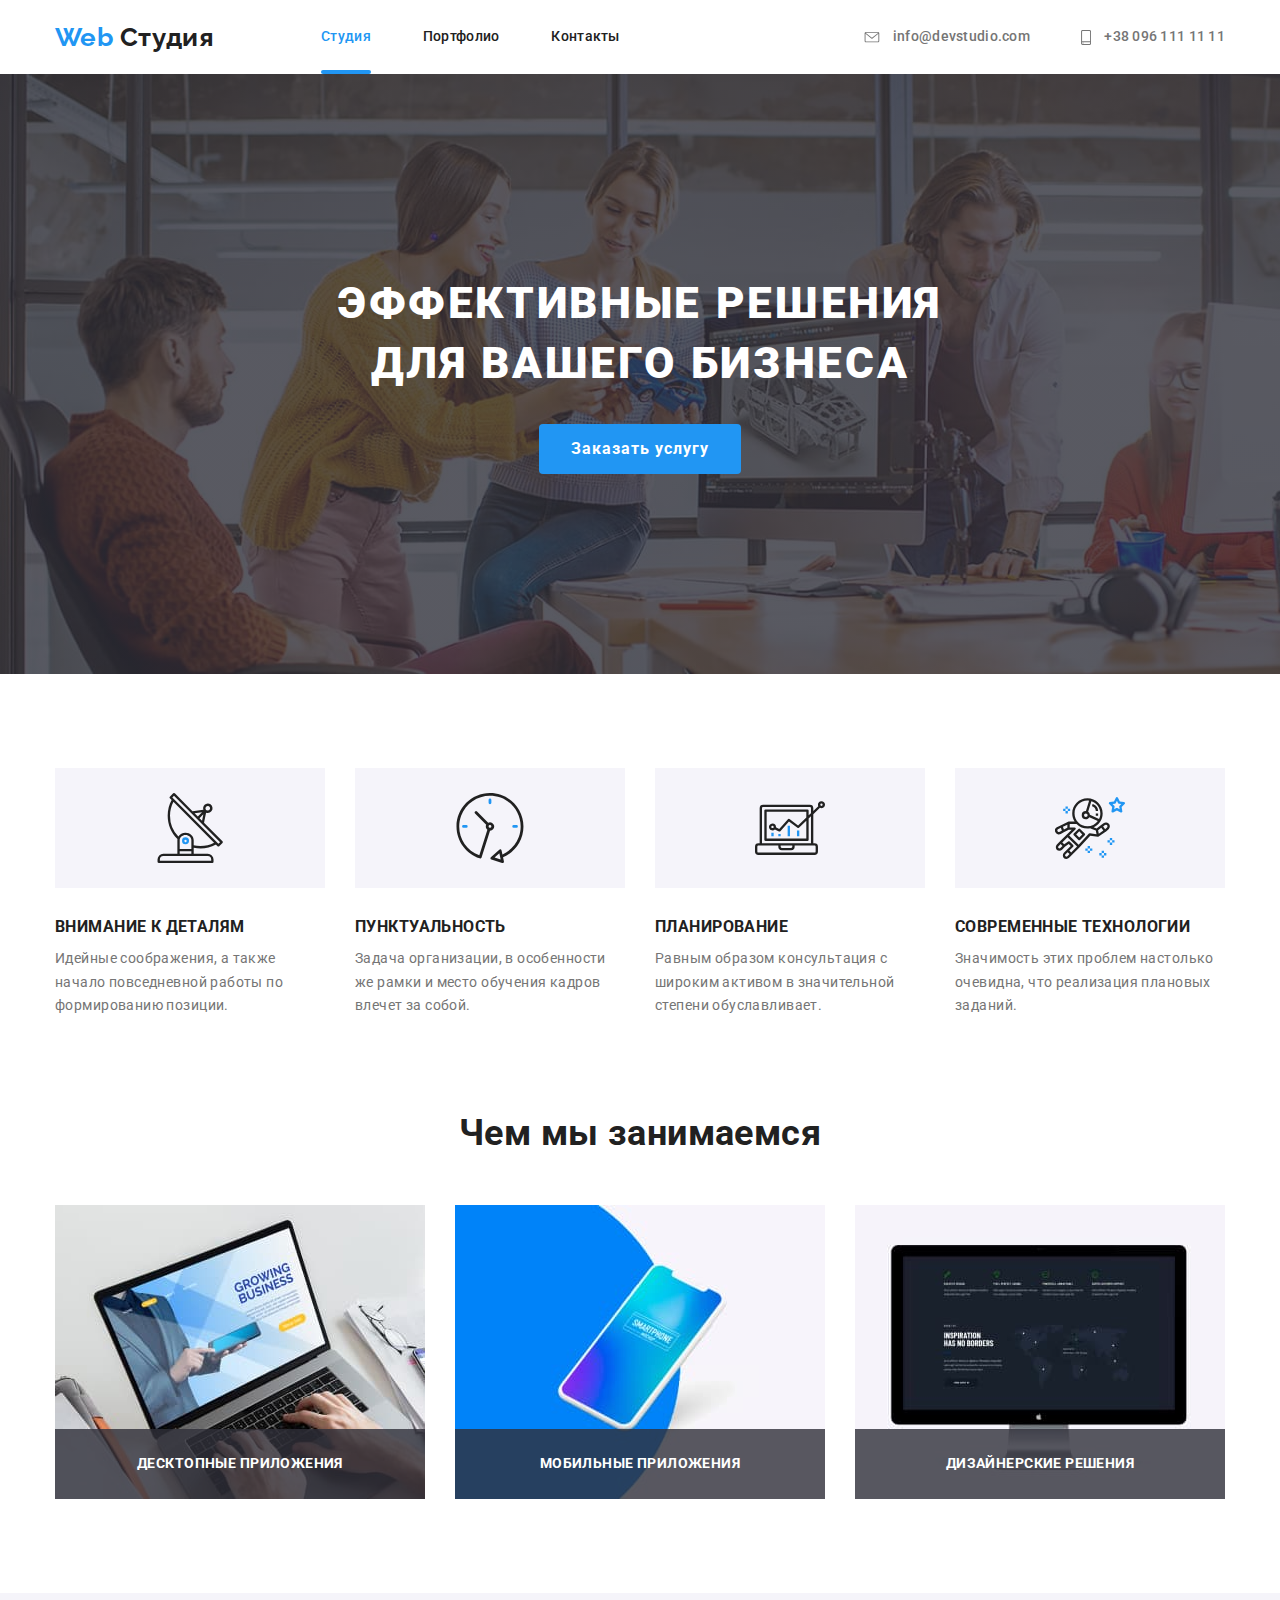
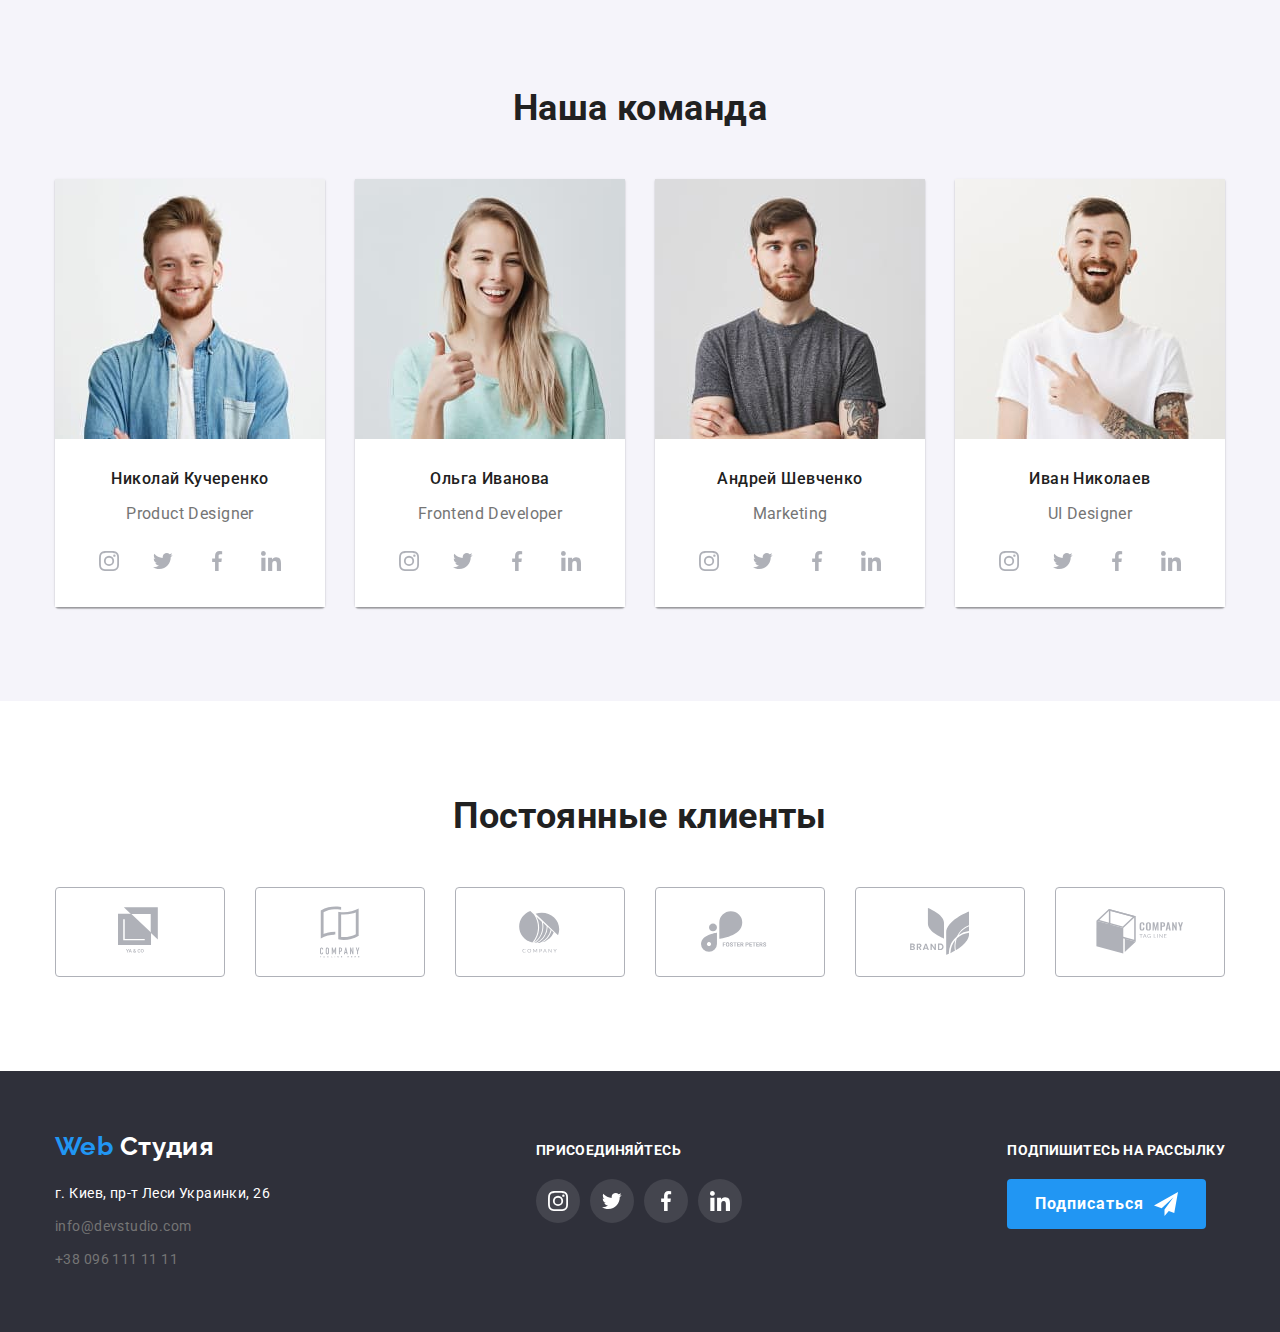
<file: index.html>
<!DOCTYPE html>
<html lang="ru">
  <head>
    <meta charset="UTF-8" />
    <meta name="viewport" content="width=device-width, initial-scale=1.0" />
    <title>Homework/04</title>
    <link
      href="https://fonts.googleapis.com/css2?family=Raleway:wght@700&family=Roboto:wght@400;500;700;900&display=swap"
      rel="stylesheet"
    />
    <link
      rel="stylesheet"
      href="https://cdnjs.cloudflare.com/ajax/libs/modern-normalize/0.7.0/modern-normalize.min.css"
    />
    <link rel="stylesheet" href="./css/common.css" />
    <link rel="stylesheet" href="./css/main.css" />
  </head>

  <body>
    <!-- Хэдер -->
    <header>
      <div class="container flex-container">
        <nav class="flex-container">
          <a href="./index.html" class="logo link">
            <span class="logo-primary">Web</span>
            Студия
          </a>

          <ul class="site-nav list">
            <li class="item"><a href="" class="link current">Студия</a></li>
            <li class="item">
              <a href="./portfolio.html" class="link">Портфолио</a>
            </li>
            <li class="item"><a href="" class="link">Контакты</a></li>
          </ul>
        </nav>

        <ul class="site-address list">
          <li class="address-item">
            <a href="mailto:info@devstudio.com" class="link">
              <svg class="icon-address" width="16" height="11">
                <use href="./images/svg/sprite.svg#icon-letter"></use>
              </svg>
              <span>info@devstudio.com</span>
            </a>
          </li>
          <li class="address-item">
            <a href="tel:+380961111111" class="link"
              ><svg class="icon-address" width="10" height="15">
                <use href="./images/svg/sprite.svg#icon-phone"></use>
              </svg>
              <span>+38 096 111 11 11</span></a
            >
          </li>
        </ul>
      </div>
    </header>

    <main>
      <!-- Герой -->
      <section class="hero">
        <div class="overlay">
          <h1 class="hero-title">Эффективные решения для вашего бизнеса</h1>
          <a href="" class="hero-button link">Заказать услугу</a>
        </div>
      </section>

      <!-- Наши преимущества -->
      <section class="section no-padding">
        <div class="container">
          <h2 class="visually-hidden">Наши преимущества</h2>
          <ul class="features-list list">
            <li class="features-item">
              <div class="icon-features">
                <svg width="70" height="70" class="icon-feature">
                  <use href="./images/svg/sprite.svg#icon-first"></use>
                </svg>
              </div>
              <h3 class="title">Внимание к деталям</h3>
              <p class="text">
                Идейные соображения, а также начало повседневной работы по
                формированию позиции.
              </p>
            </li>

            <li class="features-item">
              <div class="icon-features">
                <svg width="70" height="70" class="icon-feature">
                  <use href="./images/svg/sprite.svg#icon-second"></use>
                </svg>
              </div>
              <h3 class="title">Пунктуальность</h3>
              <p class="text">
                Задача организации, в особенности же рамки и место обучения
                кадров влечет за собой.
              </p>
            </li>

            <li class="features-item">
              <div class="icon-features">
                <svg width="70" height="70" class="icon-feature">
                  <use href="./images/svg/sprite.svg#icon-third"></use>
                </svg>
              </div>
              <h3 class="title">Планирование</h3>
              <p class="text">
                Равным образом консультация с широким активом в значительной
                степени обуславливает.
              </p>
            </li>

            <li class="features-item">
              <div class="icon-features">
                <svg width="70" height="70" class="icon-feature">
                  <use href="./images/svg/sprite.svg#icon-four"></use>
                </svg>
              </div>
              <h3 class="title">Современные технологии</h3>
              <p class="text">
                Значимость этих проблем настолько очевидна, что реализация
                плановых заданий.
              </p>
            </li>
          </ul>
        </div>
      </section>

      <!-- Чем мы занимаемся -->
      <section class="section">
        <div class="container">
          <h2 class="section-title">Чем мы занимаемся</h2>

          <ul class="work-list list">
            <li class="work-item">
              <a href="" class="link">
                <img
                  src="./images/section-img/notebook.jpg"
                  alt="ноутбук"
                  width="370"
                />
                <p class="work-subtitle">Десктопные приложения</p>
              </a>
            </li>

            <li class="work-item">
              <a href="" class="link">
                <img
                  src="./images/section-img/smartphone.jpg"
                  alt="мобильный телефон"
                  width="370"
                />
                <p class="work-subtitle">Мобильные приложения</p>
              </a>
            </li>

            <li class="work-item">
              <a href="" class="link">
                <img
                  src="./images/section-img/monitor.jpg"
                  alt="монитор"
                  width="370"
                />
                <p class="work-subtitle">Дизайнерские решения</p>
              </a>
            </li>
          </ul>
        </div>
      </section>

      <!-- Наша команда -->
      <section class="section team-bgc">
        <div class="container">
          <h2 class="section-title">Наша команда</h2>
          <ul class="team-list list">
            <li class="team-item">
              <img
                src="./images/team/team-1.jpg"
                alt="первый член команды"
                width="270"
              />
              <div class="team-description">
                <h3 class="team-title">Николай Кучеренко</h3>
                <p class="team-ocupation">Product Designer</p>

                <ul class="team-socials list">
                  <li class="team-icon">
                    <a href="" aria-label="instagram" class="social-icon link">
                      <svg width="20" height="20" class="icon">
                        <use
                          href="./images/svg/sprite.svg#icon-instagram"
                        ></use>
                      </svg>
                    </a>
                  </li>

                  <li class="team-icon">
                    <a href="" aria-label="twitter" class="social-icon link">
                      <svg width="20" height="20" class="icon">
                        <use href="./images/svg/sprite.svg#icon-twitter"></use>
                      </svg>
                    </a>
                  </li>

                  <li class="team-icon">
                    <a href="" aria-label="facebook" class="social-icon link">
                      <svg width="20" height="20" class="icon">
                        <use href="./images/svg/sprite.svg#icon-facebook"></use>
                      </svg>
                    </a>
                  </li>

                  <li class="team-icon">
                    <a href="" aria-label="linkedIn" class="social-icon link">
                      <svg width="20" height="20" class="icon">
                        <use href="./images/svg/sprite.svg#icon-linkedin"></use>
                      </svg>
                    </a>
                  </li>
                </ul>
              </div>
            </li>

            <li class="team-item">
              <img
                src="./images/team/team-2.jpg"
                alt="второй член команды"
                width="270"
              />
              <div class="team-description">
                <h3 class="team-title">Ольга Иванова</h3>
                <p class="team-ocupation">Frontend Developer</p>

                <ul class="team-socials list">
                  <li class="team-icon">
                    <a href="" aria-label="instagram" class="social-icon link">
                      <svg width="20" height="20" class="icon">
                        <use
                          href="./images/svg/sprite.svg#icon-instagram"
                        ></use>
                      </svg>
                    </a>
                  </li>

                  <li class="team-icon">
                    <a href="" aria-label="twitter" class="social-icon link">
                      <svg width="20" height="20" class="icon">
                        <use href="./images/svg/sprite.svg#icon-twitter"></use>
                      </svg>
                    </a>
                  </li>

                  <li class="team-icon">
                    <a href="" aria-label="facebook" class="social-icon link">
                      <svg width="20" height="20" class="icon">
                        <use href="./images/svg/sprite.svg#icon-facebook"></use>
                      </svg>
                    </a>
                  </li>

                  <li class="team-icon">
                    <a href="" aria-label="linkedIn" class="social-icon link">
                      <svg width="20" height="20" class="icon">
                        <use href="./images/svg/sprite.svg#icon-linkedin"></use>
                      </svg>
                    </a>
                  </li>
                </ul>
              </div>
            </li>

            <li class="team-item">
              <img
                src="./images/team/team-3.jpg"
                alt="третий член команды"
                width="270"
              />
              <div class="team-description">
                <h3 class="team-title">Андрей Шевченко</h3>
                <p class="team-ocupation">Marketing</p>

                <ul class="team-socials list">
                  <li class="team-icon">
                    <a href="" aria-label="instagram" class="social-icon link">
                      <svg width="20" height="20" class="icon">
                        <use
                          href="./images/svg/sprite.svg#icon-instagram"
                        ></use>
                      </svg>
                    </a>
                  </li>

                  <li class="team-icon">
                    <a href="" aria-label="twitter" class="social-icon link">
                      <svg width="20" height="20" class="icon">
                        <use href="./images/svg/sprite.svg#icon-twitter"></use>
                      </svg>
                    </a>
                  </li>

                  <li class="team-icon">
                    <a href="" aria-label="facebook" class="social-icon link">
                      <svg width="20" height="20" class="icon">
                        <use href="./images/svg/sprite.svg#icon-facebook"></use>
                      </svg>
                    </a>
                  </li>

                  <li class="team-icon">
                    <a href="" aria-label="linkedIn" class="social-icon link">
                      <svg width="20" height="20" class="icon">
                        <use href="./images/svg/sprite.svg#icon-linkedin"></use>
                      </svg>
                    </a>
                  </li>
                </ul>
              </div>
            </li>

            <li class="team-item">
              <img
                src="./images/team/team-4.jpg"
                alt="четвертый член команды"
                width="270"
              />
              <div class="team-description">
                <h3 class="team-title">Иван Николаев</h3>
                <p class="team-ocupation">UI Designer</p>

                <ul class="team-socials list">
                  <li class="team-icon">
                    <a href="" aria-label="instagram" class="social-icon link">
                      <svg width="20" height="20" class="icon">
                        <use
                          href="./images/svg/sprite.svg#icon-instagram"
                        ></use>
                      </svg>
                    </a>
                  </li>

                  <li class="team-icon">
                    <a href="" aria-label="twitter" class="social-icon link">
                      <svg width="20" height="20" class="icon">
                        <use href="./images/svg/sprite.svg#icon-twitter"></use>
                      </svg>
                    </a>
                  </li>

                  <li class="team-icon">
                    <a href="" aria-label="facebook" class="social-icon link">
                      <svg width="20" height="20" class="icon">
                        <use href="./images/svg/sprite.svg#icon-facebook"></use>
                      </svg>
                    </a>
                  </li>

                  <li class="team-icon">
                    <a href="" aria-label="linkedIn" class="social-icon link">
                      <svg width="20" height="20" class="icon">
                        <use href="./images/svg/sprite.svg#icon-linkedin"></use>
                      </svg>
                    </a>
                  </li>
                </ul>
              </div>
            </li>
          </ul>
        </div>
      </section>

      <!-- Постоянные клиенты -->
      <section class="section">
        <div class="container">
          <h2 class="section-title">Постоянные клиенты</h2>

          <ul class="clients-list list">
            <li class="clients-item">
              <a href="" aria-label="first-company" class="client-company link">
                <svg width="44" height="49" class="client-icon">
                  <use href="./images/svg/sprite.svg#icon-logo-1"></use>
                </svg>
              </a>
            </li>

            <li class="clients-item">
              <a
                href=""
                aria-label="second-company"
                class="client-company link"
              >
                <svg width="40" height="52" class="client-icon">
                  <use href="./images/svg/sprite.svg#icon-logo-2"></use>
                </svg>
              </a>
            </li>

            <li class="clients-item">
              <a href="" aria-label="third-company" class="client-company link">
                <svg width="41" height="42" class="client-icon">
                  <use href="./images/svg/sprite.svg#icon-logo-3"></use>
                </svg>
              </a>
            </li>

            <li class="clients-item">
              <a
                href=""
                aria-label="fourth-company"
                class="client-company link"
              >
                <svg width="78" height="42" class="client-icon">
                  <use href="./images/svg/sprite.svg#icon-logo-4"></use>
                </svg>
              </a>
            </li>

            <li class="clients-item">
              <a href="" aria-label="fifth-company" class="client-company link">
                <svg width="59" height="47" class="client-icon">
                  <use href="./images/svg/sprite.svg#icon-logo-5"></use>
                </svg>
              </a>
            </li>

            <li class="clients-item">
              <a href="" aria-label="sixth-company" class="client-company link">
                <svg width="88" height="45" class="client-icon">
                  <use href="./images/svg/sprite.svg#icon-logo-6"></use>
                </svg>
              </a>
            </li>
          </ul>
        </div>
      </section>

      <!-- Футер -->
      <footer>
        <div class="container flex-footer">
          <div>
            <a href="./index.html" class="logo inverse link">
              <span class="logo-primary">Web</span>
              Студия
            </a>
            <address class="footer-address">
              <a href="" class="address color-white link"
                >г. Киев, пр-т Леси Украинки, 26</a
              >
              <a href="mailto:info@devstudio.com" class="address link"
                >info@devstudio.com</a
              >
              <a href="tel:+380961111111" class="address link"
                >+38 096 111 11 11</a
              >
            </address>
          </div>

          <div class="join-container">
            <b class="join">Присоединяйтесь</b>
            <ul class="socials-list list">
              <li class="social-item">
                <a href="" aria-label="instagram" class="social-icon link">
                  <svg class="icon-join" width="20" height="20">
                    <use href="./images/svg/sprite.svg#icon-instagram"></use>
                  </svg>
                </a>
              </li>
              <li class="social-item">
                <a href="" aria-label="twitter" class="social-icon link">
                  <svg class="icon-join" width="20" height="20">
                    <use href="./images/svg/sprite.svg#icon-twitter"></use>
                  </svg>
                </a>
              </li>
              <li class="social-item">
                <a href="" aria-label="facebook" class="social-icon link">
                  <svg class="icon-join" width="20" height="20">
                    <use href="./images/svg/sprite.svg#icon-facebook"></use>
                  </svg>
                </a>
              </li>
              <li class="social-item">
                <a href="" aria-label="linkedin" class="social-icon link">
                  <svg class="icon-join" width="20" height="20">
                    <use href="./images/svg/sprite.svg#icon-linkedin"></use>
                  </svg>
                </a>
              </li>
            </ul>
          </div>

          <div class="auth-container">
            <b class="auth">Подпишитесь на рассылку</b>
            <button type="button" class="button">
              Подписаться
              <svg width="24" height="24" class="icon-send">
                <use href="./images/svg/sprite.svg#icon-telegram"></use>
              </svg>
            </button>
          </div>
        </div>
      </footer>
    </main>
  </body>
</html>
</file>
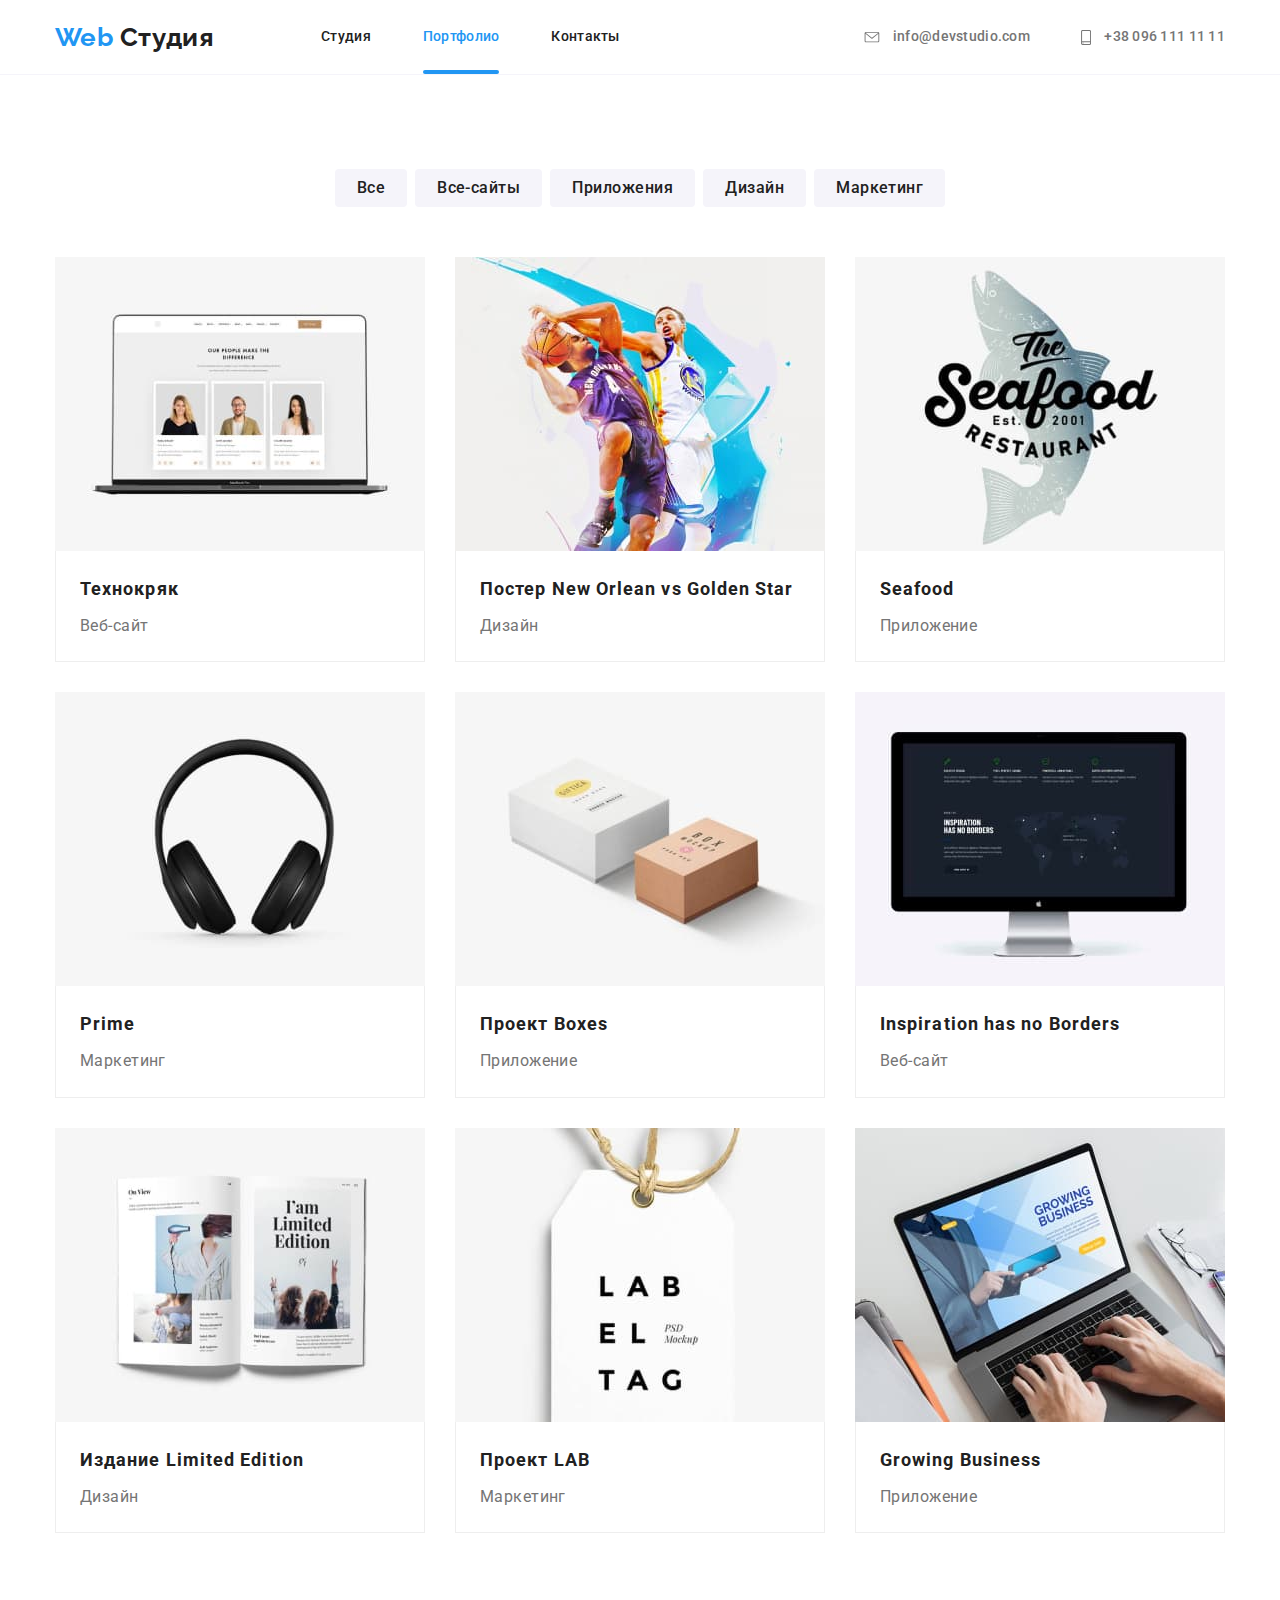
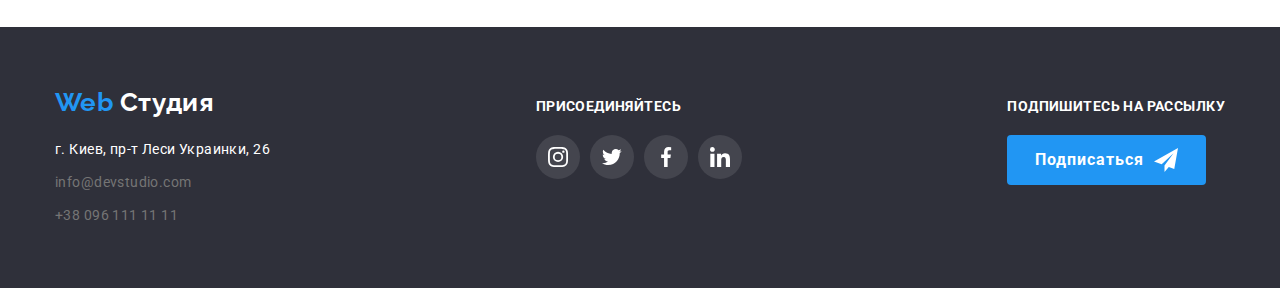
<file: portfolio.html>
<!DOCTYPE html>
<html lang="ru">
  <head>
    <meta charset="UTF-8" />
    <meta name="viewport" content="width=device-width, initial-scale=1.0" />
    <title>Homework/04</title>
    <link
      href="https://fonts.googleapis.com/css2?family=Raleway:wght@700&family=Roboto:wght@400;500;700;900&display=swap"
      rel="stylesheet"
    />
    <link
      rel="stylesheet"
      href="https://cdnjs.cloudflare.com/ajax/libs/modern-normalize/0.7.0/modern-normalize.min.css"
    />
    <link rel="stylesheet" href="./css/common.css" />
    <link rel="stylesheet" href="./css/portfolio.css" />
  </head>

  <body>
    <!-- Шапка сайта -->
    <header class="header-border">
      <div class="container flex-container">
        <nav class="flex-container">
          <a href="./index.html" class="logo link">
            <span class="logo-primary">Web</span>
            Студия
          </a>

          <ul class="site-nav list">
            <li class="item"><a href="./index.html" class="link">Студия</a></li>
            <li class="item">
              <a href="./portfolio.html" class="link current">Портфолио</a>
            </li>
            <li class="item"><a href="" class="link">Контакты</a></li>
          </ul>
        </nav>

        <ul class="site-address list">
          <li class="address-item">
            <a href="mailto:info@devstudio.com" class="icon-letter link"
              ><svg class="icon-address" width="16" height="11">
                <use href="./images/svg/sprite.svg#icon-letter"></use>
              </svg>
              info@devstudio.com
            </a>
          </li>
          <li class="address-item">
            <a href="tel:+380961111111" class="icon-tel link"
              ><svg class="icon-address" width="10" height="15">
                <use href="./images/svg/sprite.svg#icon-phone"></use>
              </svg>
              +38 096 111 11 11</a
            >
          </li>
        </ul>
      </div>
    </header>

    <main>
      <section class="section container">
        <h1 class="visually-hidden">Портфолио</h1>
        <ul class="filter-list list">
          <li class="filter-item">
            <button type="button" class="filter-button">Все</button>
          </li>
          <li class="filter-item">
            <button type="button" class="filter-button">Все-сайты</button>
          </li>
          <li class="filter-item">
            <button type="button" class="filter-button">Приложения</button>
          </li>
          <li class="filter-item">
            <button type="button" class="filter-button">Дизайн</button>
          </li>
          <li>
            <button type="button" class="filter-button">Маркетинг</button>
          </li>
        </ul>

        <ul class="portfolio-list list">
          <li class="portfolio-item">
            <a href="" class="portfolio-card link">
              <div class="link-text">
                <img
                  src="./images/portfolio/laptop.jpg"
                  alt="лэптоп"
                  width="370"
                />
                <p class="portfolio-text">
                  Технокряк это современная площадка распространения
                  коронавируса. Компании используют эту платформу для цифрового
                  шпионажа и атак на защищённые сервера конкурентов.
                </p>
              </div>
              <div class="portfolio-description">
                <h2 class="portfolio-title">Технокряк</h2>
                <p class="portfolio-work">Веб-сайт</p>
              </div>
            </a>
          </li>

          <li class="portfolio-item">
            <a href="" class="portfolio-card link">
              <div class="link-text">
                <img
                  src="./images/portfolio/backetball.jpg"
                  alt="баскетбол"
                  width="370"
                />
                <p class="portfolio-text">
                  Технокряк это современная площадка распространения
                  коронавируса. Компании используют эту платформу для цифрового
                  шпионажа и атак на защищённые сервера конкурентов.
                </p>
              </div>

              <div class="portfolio-description">
                <h2 class="portfolio-title">
                  Постер New Orlean vs Golden Star
                </h2>
                <p class="portfolio-work">Дизайн</p>
              </div>
            </a>
          </li>

          <li class="portfolio-item">
            <a href="" class="portfolio-card link">
              <div class="link-text">
                <img
                  src="./images/portfolio/seafood.jpg"
                  alt="эмблема"
                  width="370"
                />
                <p class="portfolio-text">
                  Технокряк это современная площадка распространения
                  коронавируса. Компании используют эту платформу для цифрового
                  шпионажа и атак на защищённые сервера конкурентов.
                </p>
              </div>
              <div class="portfolio-description">
                <h2 class="portfolio-title">Seafood</h2>
                <p class="portfolio-work">Приложение</p>
              </div>
            </a>
          </li>

          <li class="portfolio-item">
            <a href="" class="portfolio-card link">
              <div class="link-text">
                <img
                  src="./images/portfolio/headphones.jpg"
                  alt="наушники"
                  width="370"
                />
                <p class="portfolio-text">
                  Технокряк это современная площадка распространения
                  коронавируса. Компании используют эту платформу для цифрового
                  шпионажа и атак на защищённые сервера конкурентов.
                </p>
              </div>
              <div class="portfolio-description">
                <h2 class="portfolio-title">Prime</h2>
                <p class="portfolio-work">Маркетинг</p>
              </div>
            </a>
          </li>

          <li class="portfolio-item">
            <a href="" class="portfolio-card link">
              <div class="link-text">
                <img
                  src="./images/portfolio/two-boxes.jpg"
                  alt="коробки"
                  width="370"
                />
                <p class="portfolio-text">
                  Технокряк это современная площадка распространения
                  коронавируса. Компании используют эту платформу для цифрового
                  шпионажа и атак на защищённые сервера конкурентов.
                </p>
              </div>
              <div class="portfolio-description">
                <h2 class="portfolio-title">Проект Boxes</h2>
                <p class="portfolio-work">Приложение</p>
              </div>
            </a>
          </li>

          <li class="portfolio-item">
            <a href="" class="portfolio-card link">
              <div class="link-text">
                <img
                  src="./images/portfolio/comp.jpg"
                  alt="монитор"
                  width="370"
                />
                <p class="portfolio-text">
                  Технокряк это современная площадка распространения
                  коронавируса. Компании используют эту платформу для цифрового
                  шпионажа и атак на защищённые сервера конкурентов.
                </p>
              </div>
              <div class="portfolio-description">
                <h2 class="portfolio-title">Inspiration has no Borders</h2>
                <p class="portfolio-work">Веб-сайт</p>
              </div>
            </a>
          </li>

          <li class="portfolio-item">
            <a href="" class="portfolio-card link">
              <div class="link-text">
                <img
                  src="./images/portfolio/book.jpg"
                  alt="книга"
                  width="370"
                />
                <p class="portfolio-text">
                  Технокряк это современная площадка распространения
                  коронавируса. Компании используют эту платформу для цифрового
                  шпионажа и атак на защищённые сервера конкурентов.
                </p>
              </div>
              <div class="portfolio-description">
                <h2 class="portfolio-title">Издание Limited Edition</h2>
                <p class="portfolio-work">Дизайн</p>
              </div>
            </a>
          </li>

          <li class="portfolio-item">
            <a href="" class="portfolio-card link">
              <div class="link-text">
                <img
                  src="./images/portfolio/label.jpg"
                  alt="брэнд"
                  width="370"
                />
                <p class="portfolio-text">
                  Технокряк это современная площадка распространения
                  коронавируса. Компании используют эту платформу для цифрового
                  шпионажа и атак на защищённые сервера конкурентов.
                </p>
              </div>
              <div class="portfolio-description">
                <h2 class="portfolio-title">Проект LAB</h2>
                <p class="portfolio-work">Маркетинг</p>
              </div>
            </a>
          </li>

          <li class="portfolio-item">
            <a href="" class="portfolio-card link">
              <div class="link-text">
                <img
                  src="./images/portfolio/laptop-second.jpg"
                  alt="компьютер"
                  width="370"
                />
                <p class="portfolio-text">
                  Технокряк это современная площадка распространения
                  коронавируса. Компании используют эту платформу для цифрового
                  шпионажа и атак на защищённые сервера конкурентов.
                </p>
              </div>
              <div class="portfolio-description">
                <h2 class="portfolio-title">Growing Business</h2>
                <p class="portfolio-work">Приложение</p>
              </div>
            </a>
          </li>
        </ul>
      </section>
    </main>

    <!-- Футер -->
    <footer>
      <div class="container flex-footer">
        <div>
          <a href="./index.html" class="logo inverse link">
            <span class="logo-primary">Web</span>
            Студия
          </a>
          <address class="footer-address">
            <a href="" class="address color-white link"
              >г. Киев, пр-т Леси Украинки, 26</a
            >
            <a href="mailto:info@devstudio.com" class="address link"
              >info@devstudio.com</a
            >
            <a href="tel:+380961111111" class="address link"
              >+38 096 111 11 11</a
            >
          </address>
        </div>

        <div class="join-container">
          <b class="join">Присоединяйтесь</b>
          <ul class="socials-list list">
            <li class="social-item">
              <a href="" aria-label="instagram" class="social-icon link">
                <svg class="icon-join" width="20" height="20">
                  <use href="./images/svg/sprite.svg#icon-instagram"></use>
                </svg>
              </a>
            </li>
            <li class="social-item">
              <a href="" aria-label="twitter" class="social-icon link">
                <svg class="icon-join" width="20" height="20">
                  <use href="./images/svg/sprite.svg#icon-twitter"></use>
                </svg>
              </a>
            </li>
            <li class="social-item">
              <a href="" aria-label="facebook" class="social-icon link">
                <svg class="icon-join" width="20" height="20">
                  <use href="./images/svg/sprite.svg#icon-facebook"></use>
                </svg>
              </a>
            </li>
            <li class="social-item">
              <a href="" aria-label="linkedin" class="social-icon link">
                <svg class="icon-join" width="20" height="20">
                  <use href="./images/svg/sprite.svg#icon-linkedin"></use>
                </svg>
              </a>
            </li>
          </ul>
        </div>

        <div class="auth-container">
          <b class="auth">Подпишитесь на рассылку</b>
          <button type="button" class="button">
            Подписаться
            <svg width="24" height="24" class="icon-send">
              <use href="./images/svg/sprite.svg#icon-telegram"></use>
            </svg>
          </button>
        </div>
      </div>
    </footer>
  </body>
</html>
</file>
<file: css/common.css>
html {
  box-sizing: border-box;
}

*,
*::before,
*::after {
  box-sizing: inherit;
}

:root {
  --primary-text-color: #757575;
  --title-text-color: #212121;
  --accent-color: #2196f3;
  --primary-white-color: #ffffff;
  --secondary-bg-color: #afb1b8;
  --social-icon-color: rgba(255, 255, 255, 0.1);
  --third-bg-color: rgba(47, 48, 58, 0.8);
  --button-bg-color: #f5f4fa;
  --border-portfolio-card: #eeeeee;
}

body {
  background-color: var(--primary-white-color);
  color: var(--primary-text-color);

  font-family: Roboto, sans-serif;
  font-size: 14px;
  line-height: 1.14;
  letter-spacing: 0.03em;
}
img {
  display: block;
  max-width: 100%;
  height: auto;
}

.visually-hidden {
  position: absolute;
  width: 1px;
  height: 1px;
  margin: -1px;
  border: 0;
  padding: 0;
  clip: rect(0 0 0 0);
  overflow: hidden;
}

.list {
  list-style: none;
  margin: 0;
  padding: 0;
}

.link {
  text-decoration: none;
  display: block;
}

.container {
  max-width: 1200px;
  padding-left: 15px;
  padding-right: 15px;
  margin-left: auto;
  margin-right: auto;
}

/* хэдер */
.flex-container {
  display: flex;
  align-items: center;
}

.logo {
  margin-right: 107px;

  color: var(--title-text-color);

  font-family: Raleway, sans-serif;
  font-weight: 700;
  font-size: 26px;
  line-height: 1.19;
}

.logo .logo-primary {
  color: var(--accent-color);
}

.site-nav {
  display: flex;
}

.site-nav .link {
  display: block;
  padding-top: 29px;
  padding-bottom: 29px;
}

.site-nav .item:not(:last-child) {
  margin-right: 52px;
}

.site-nav,
.site-address {
  font-weight: 500;
  letter-spacing: 0.02em;
}

.site-nav .link {
  color: var(--title-text-color);
}

.site-nav .link:hover,
.site-nav .link:focus {
  color: var(--accent-color);
}

.site-nav .link.current {
  color: var(--accent-color);
}

.site-nav .item {
  position: relative;
}

.link.current::after {
  position: absolute;
  bottom: 0;

  content: '';
  display: block;
  width: 100%;
  height: 4px;
  border-radius: 2px;

  background-color: var(--accent-color);
}

.site-address {
  display: flex;
  margin-left: auto;
}

.icon-address {
  margin: 0;
  margin-right: 10px;
  vertical-align: middle;
}

.site-address a {
  color: var(--primary-text-color);
}

.site-address .address-item:not(:last-child) {
  margin-right: 51px;
}

.site-address a:hover,
.site-address a:focus {
  color: var(--accent-color);
  --color1: var(--accent-color);
  --color4: var(--accent-color);
}

/* футер */

/* временный фон */
footer {
  background-color: #2f303a;
}

.container.flex-footer {
  padding-top: 60px;
  padding-bottom: 60px;
}

.flex-footer {
  display: flex;
  justify-content: space-between;
  align-items: baseline;
}

.logo.inverse {
  display: inline-block;
  margin-bottom: 20px;
  margin-right: 0;

  color: var(--primary-white-color);
}

.footer-address {
  color: var(--primary-white-color);

  font-style: normal;
  line-height: 1.71;
}

.footer-address .address.color-white {
  color: var(--primary-white-color);
}

.footer-address .address.link {
  display: flex;
  flex-direction: column;
}

.address:not(:last-child) {
  display: inline-block;
  margin-bottom: 9px;
}

.address {
  color: var(--primary-text-color);
}

.address.link:hover,
.address.link:focus {
  color: var(--accent-color);
}

.join-container > .join {
  display: block;
  margin-bottom: 20px;

  color: var(--primary-white-color);

  font-weight: 700;
  text-transform: uppercase;
}

.socials-list {
  display: flex;
}

.socials-list > .social-item:not(:last-child) {
  margin-right: 10px;
}

.social-item > .social-icon.link {
  display: flex;
  justify-content: center;
  align-items: center;

  width: 44px;
  height: 44px;
  border-radius: 50%;

  background-color: var(--social-icon-color);
}

.social-icon .icon-join {
  --color1: var(--primary-white-color);
}

.socials-list .social-icon:hover,
.socials-list .social-icon:focus {
  background-color: var(--accent-color);
}

.auth-container .auth {
  display: block;
  margin-bottom: 20px;

  color: var(--primary-white-color);

  font-weight: 700;

  text-transform: uppercase;
}

.button {
  display: flex;
  align-items: center;

  border: none;
  border-radius: 4px;
  padding: 10px 28px;

  color: var(--primary-white-color);
  background-color: var(--accent-color);

  font-family: inherit;
  font-weight: 700;
  font-size: 16px;
  line-height: 1.87;
  letter-spacing: 0.06em;
  cursor: pointer;
}

.icon-send {
  margin-left: 10px;
}
</file>
<file: css/main.css>
/* Герой */
.hero > .overlay {
  text-align: center;
}

.overlay {
  display: flex;
  flex-direction: column;
  justify-content: center;
  align-items: center;

  max-width: 1600px;
  height: 600px;
  margin-left: auto;
  margin-right: auto;

  background-image: linear-gradient(
      to right,
      rgba(47, 48, 58, 0.8),
      rgba(47, 48, 58, 0.8)
    ),
    url('../images/overlay/overlay.jpg');
}

.hero-title {
  width: 696px;
  margin-top: 0;
  margin-bottom: 30px;
  margin-left: auto;
  margin-right: auto;
  text-transform: uppercase;

  color: var(--primary-white-color);

  font-weight: 900;
  font-size: 44px;
  line-height: 1.36;
  letter-spacing: 0.06em;
}

.hero-button {
  display: inline-block;
  border: none;
  border-radius: 4px;
  min-width: 136px;
  padding: 10px 32px;
  margin: 0;

  color: var(--primary-white-color);
  background-color: var(--accent-color);

  font-weight: 700;
  font-size: 16px;
  line-height: 1.87;
  letter-spacing: 0.06em;
}

/* Наши преимущества */

.section {
  padding-top: 94px;
  padding-bottom: 94px;
}

.section.no-padding {
  padding-top: 94px;
  padding-bottom: 0;
}

.features-list {
  display: flex;
}

.icon-features {
  display: flex;
  justify-content: center;
  align-items: center;
  height: 120px;
  background-color: var(--button-bg-color);
  margin-bottom: 30px;
}

.features-list .features-item {
  flex-basis: calc((100% - 3 * 30px) / 4);
}

.features-list .features-item:not(:last-child) {
  margin-right: 30px;
}

.features-list .title {
  margin-top: 0;
  margin-bottom: 10px;

  color: var(--title-text-color);

  text-transform: uppercase;
}

.features-list .text {
  margin: 0;

  line-height: 1.71;
}

/* Чем мы занимаемся */
.card-image {
  display: block;
}

.section-title {
  margin-top: 0;
  margin-bottom: 50px;

  color: var(--title-text-color);

  font-weight: 700;
  font-size: 36px;
  line-height: 1.17;
  text-align: center;
}

.work-list {
  display: flex;
}

.work-list .work-item {
  flex-basis: calc((100% - 2 * 30px) / 3);
}

.work-list .work-item:not(:last-child) {
  margin-right: 30px;
}

.work-item .link {
  position: relative;
}

.work-list .work-subtitle {
  position: absolute;
  bottom: 0;
  width: 100%;

  margin: 0;
  padding: 27px 80px;

  color: var(--primary-white-color);

  text-transform: uppercase;
  font-weight: 700;
  text-align: center;

  background-color: var(--third-bg-color);
}

/* Наша команда */

.section.team-bgc {
  background-color: #f5f4fa;
}

.team-item .team-title {
  margin-top: 0;
  margin-bottom: 10;

  color: var(--title-text-color);

  font-weight: 500;
  font-size: 16px;
  line-height: 1.19;
}

.team-list {
  display: flex;
}

.team-item > .team-description {
  padding: 30px 32px 24px 32px;
  text-align: center;
  background-color: #ffffff;
}

.team-list > .team-item {
  flex-basis: calc((100% - 30px * 3) / 4);
  border-radius: 0px 0px 4px 4px;
  box-shadow: 0px 2px 1px rgba(0, 0, 0, 0.2), 0px 1px 1px rgba(0, 0, 0, 0.14),
    0px 1px 3px rgba(0, 0, 0, 0.12);
}

.team-list > .team-item:not(:last-child) {
  margin-right: 30px;
}

.team-list .team-ocupation {
  margin: 0;
  margin-bottom: 16px;

  font-size: 16px;
  line-height: 1.19;
}

.team-icon .social-icon {
  display: flex;
  justify-content: center;
  align-items: center;
  width: 44px;
  height: 44px;
  border-radius: 50%;
}

.team-icon .social-icon:hover,
.team-icon .social-icon:focus {
  --color1: var(--primary-white-color);
  background-color: var(--accent-color);
}

.team-list .team-socials {
  display: flex;
  justify-content: space-between;
}

.team-socials li:not(:last-child) {
  margin-right: 10px;
}

/* Постоянные клиенты */
.clients-list {
  display: flex;
}

.clients-list .clients-item {
  flex-basis: calc((100% - 30px * 5) / 6);
}

.clients-list .clients-item:not(:last-child) {
  margin-right: 30px;
}

.client-company.link {
  display: flex;
  justify-content: center;
  align-items: center;
  height: 90px;
  border: 1px solid var(--secondary-bg-color);
  border-radius: 4px;
}

.client-company.link:hover,
.client-company.link:focus {
  border-color: var(--accent-color);
  --color1: var(--accent-color);
}
/* Футер */
</file>
<file: css/portfolio.css>
.header-border {
  border-bottom: 1px solid var(--button-bg-color);
}

.section {
  padding-top: 94px;
  padding-bottom: 94px;
}

.filter-list {
  display: flex;
  justify-content: center;
  margin-bottom: 50px;
}

.filter-list > .filter-item:not(:last-child) {
  margin-right: 8px;
}

.filter-button {
  display: inherit;
  border: 0;
  border-radius: 4px;
  padding: 6px 22px;

  color: var(--title-text-color);
  background-color: var(--button-bg-color);

  font-family: inherit;
  font-weight: 500;
  font-size: 16px;
  line-height: 1.62;
  letter-spacing: 0.03em;
  cursor: pointer;
}

.filter-button:hover,
.filter-button:focus {
  color: var(--primary-white-color);
  background-color: var(--accent-color);
}

/* список портфолио  */
.portfolio-list {
  display: flex;
  flex-wrap: wrap;
  flex-basis: calc((100% - 30px + 8) / 9);
}

.portfolio-list > .portfolio-item:not(:nth-child(3n)) {
  margin-right: 30px;
}

.portfolio-list > .portfolio-item:not(:nth-last-child(-n + 3)) {
  margin-bottom: 30px;
}

.portfolio-description {
  padding: 20px 24px;
  border-right: 1px solid var(--border-portfolio-card);
  border-bottom: 1px solid var(--border-portfolio-card);
  border-left: 1px solid var(--border-portfolio-card);
}
.portfolio-item .portfolio-card.link:hover {
  box-shadow: 1px 4px 6px rgba(0, 0, 0, 0.16), 0px 4px 4px rgba(0, 0, 0, 0.06),
    0px 1px 1px rgba(0, 0, 0, 0.12);
}

.portfolio-title {
  margin-top: 0;
  margin-bottom: 4px;

  color: var(--title-text-color);

  font-weight: 700;
  font-size: 18px;
  line-height: 2;
  letter-spacing: 0.06em;
}

.portfolio-work {
  margin: 0;

  color: var(--primary-text-color);

  font-size: 16px;
  line-height: 1.9;
}

.link-text {
  position: relative;
}

.portfolio-text {
  position: absolute;
  top: 0;
  left: 0;
  opacity: 0;

  margin: 0;
  padding: 63px 24px;

  font-size: 18px;
  line-height: 1.57;

  color: var(--primary-white-color);
  background-color: var(--accent-color);
}

.portfolio-text:hover {
  opacity: 1;
}
</file>
